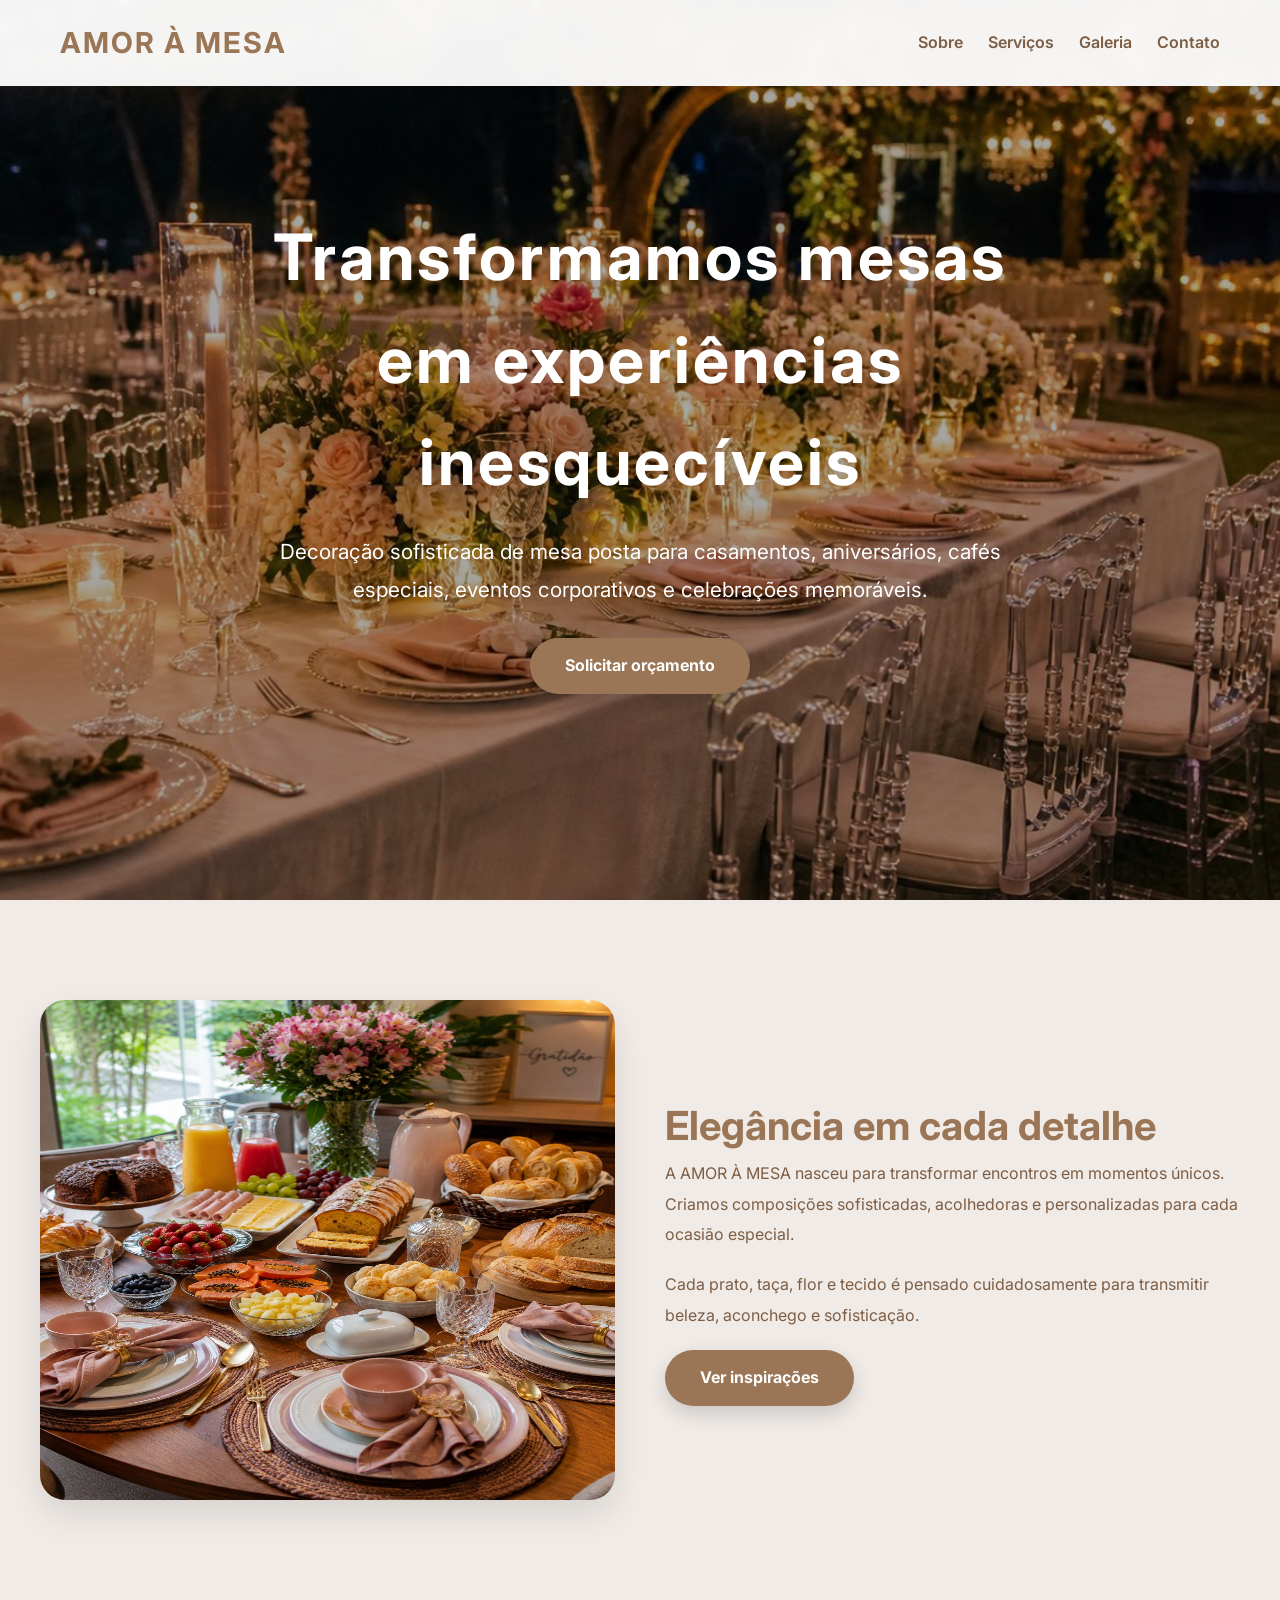
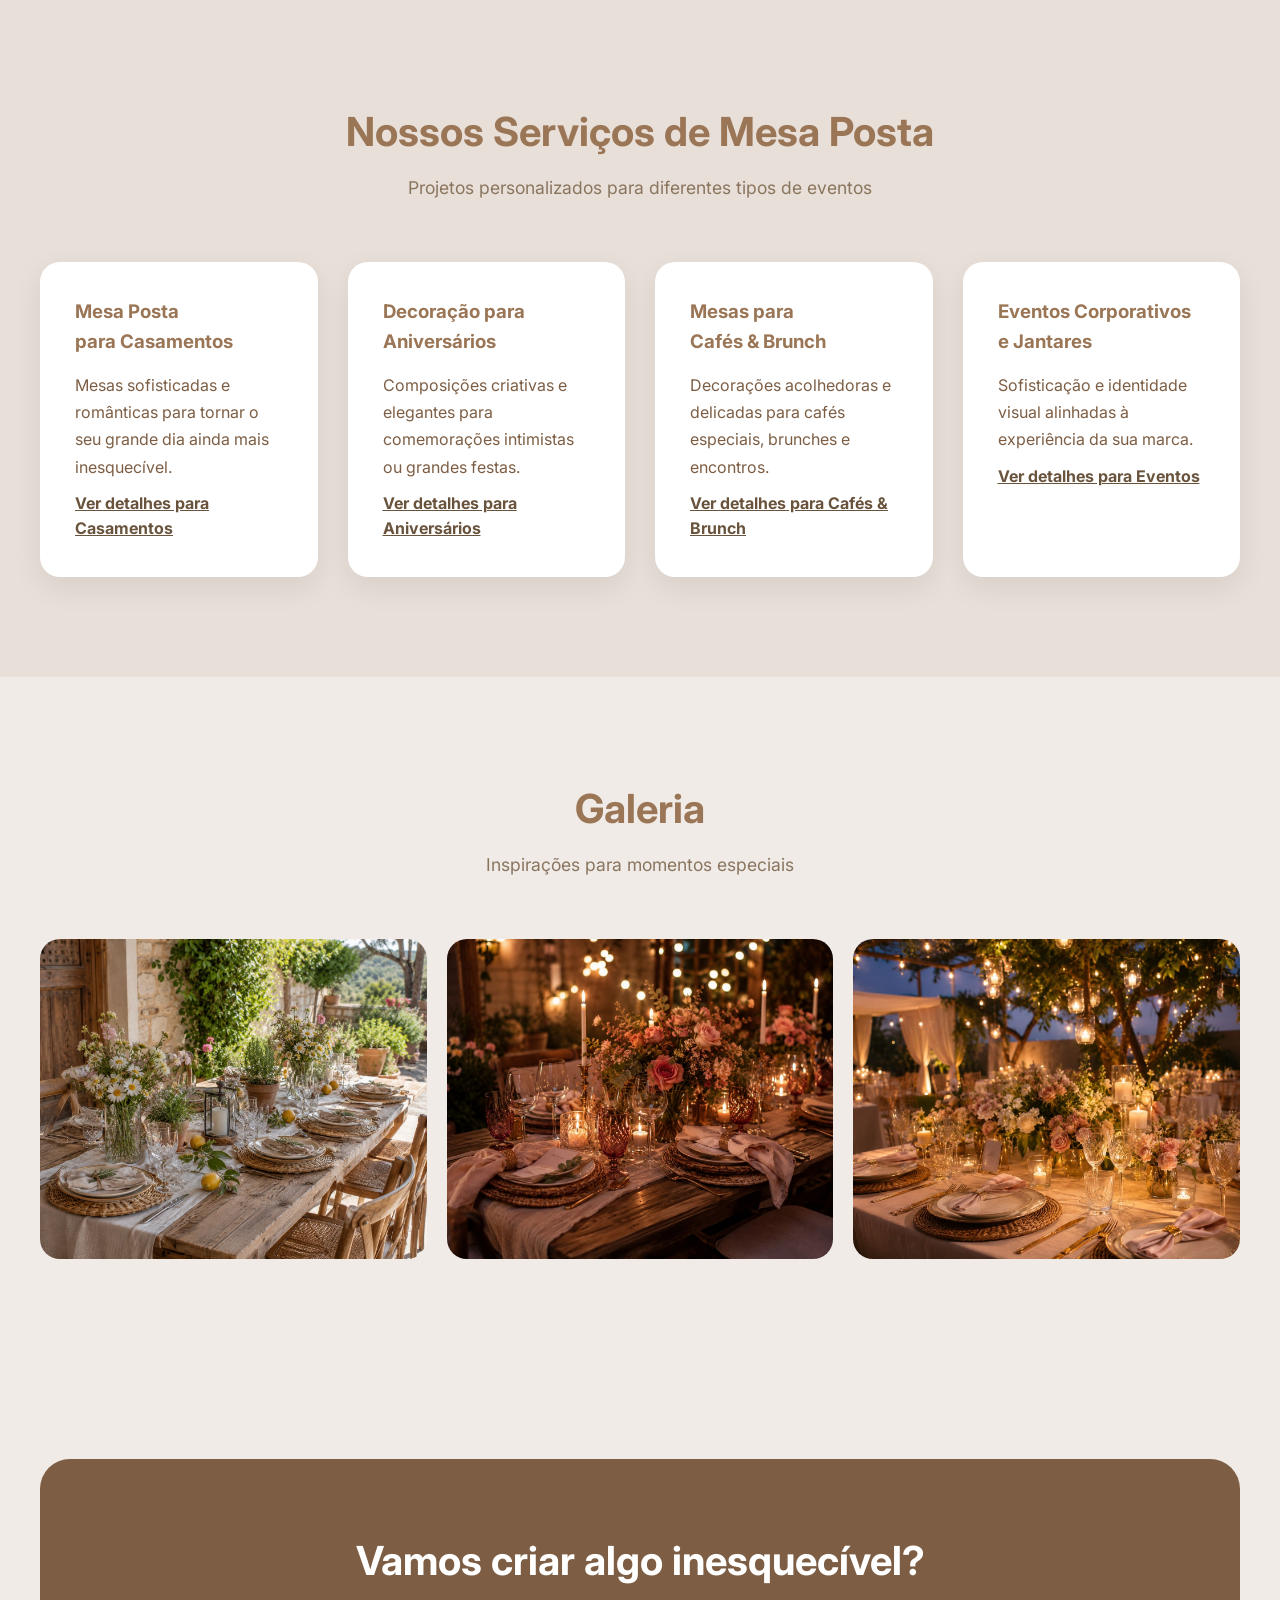
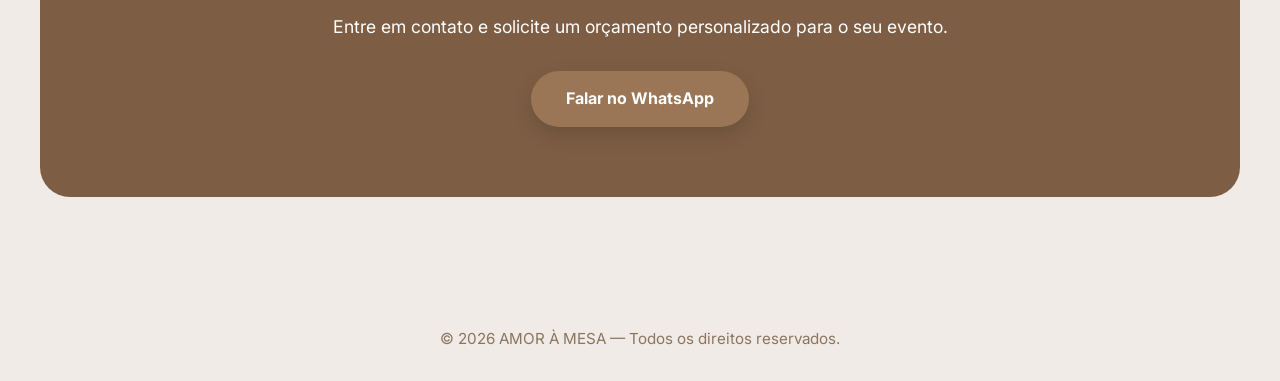
<file: index.html>
<!DOCTYPE html>
<html lang="pt-BR">
  <head>
    <meta charset="UTF-8" />
    <meta name="viewport" content="width=device-width, initial-scale=1.0" />
    <title>AMOR À MESA | Decoração de Mesa Posta</title>
    
    <!-- SEO & Fonts -->
    <meta name="description" content="Decoração sofisticada de mesa posta para casamentos, aniversários e eventos corporativos. Transformamos encontros em momentos únicos.">
    <link rel="preconnect" href="https://fonts.googleapis.com">
    <link rel="preconnect" href="https://fonts.gstatic.com" crossorigin>
    <link href="https://fonts.googleapis.com/css2?family=Inter:wght@400;600;700&display=swap" rel="stylesheet">
    
    <!-- Styles -->
    <link rel="stylesheet" href="css/style.css">
    
    <!-- Schema Markup SEO -->
    <script type="application/ld+json">
    {
      "@context": "https://schema.org",
      "@type": "LocalBusiness",
      "name": "AMOR À MESA",
      "image": "https://images.unsplash.com/photo-1525268323446-0505b6fe7778?q=80&w=1200&auto=format&fit=crop",
      "description": "Decoração sofisticada de mesa posta para casamentos, aniversários e eventos corporativos.",
      "url": "https://amoremesa.com.br",
      "priceRange": "$$",
      "address": {
        "@type": "PostalAddress",
        "addressLocality": "Florianópolis",
        "addressRegion": "SC",
        "addressCountry": "BR"
      },
      "offers": {
        "@type": "Offer",
        "category": "Event Decoration Services"
      }
    }
    </script>
  </head>
  <body>
    <div id="app"></div>
    
    <!-- Scripts -->
    <script type="module" src="js/main.js"></script>
  </body>
</html>
</file>
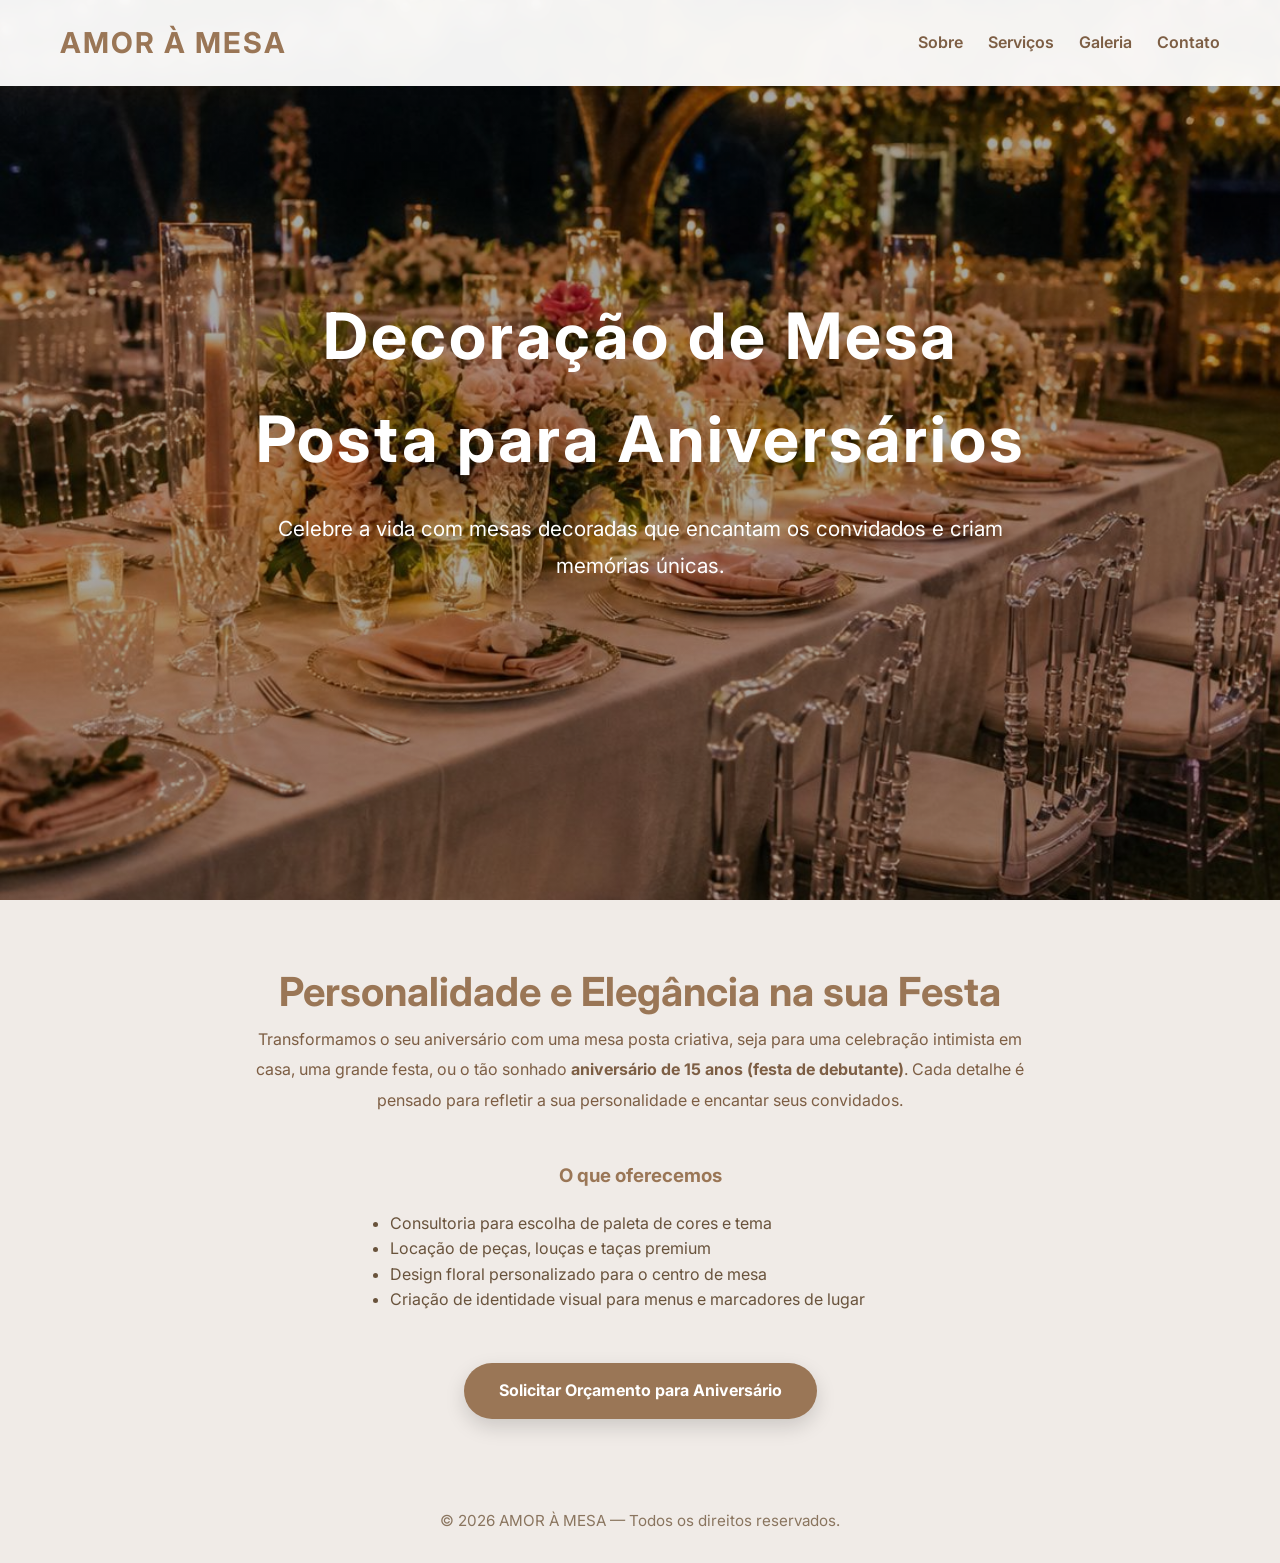
<file: servicos/aniversarios.html>
<!DOCTYPE html>
<html lang="pt-BR">
  <head>
    <meta charset="UTF-8" />
    <meta name="viewport" content="width=device-width, initial-scale=1.0" />
    <title>Decoração de Mesa Posta para Aniversários e 15 Anos em Florianópolis | Amor à Mesa</title>
    <meta name="description" content="Decoração de mesa posta para aniversários, festas infantis e comemorações de 15 anos (debutantes) em Florianópolis. Composições criativas e elegantes para a sua festa.">
    <link href="https://fonts.googleapis.com/css2?family=Inter:wght@400;600;700&display=swap" rel="stylesheet">
    <link rel="stylesheet" href="../css/style.css">
    
    <script type="application/ld+json">
    {
      "@context": "https://schema.org",
      "@type": "Service",
      "serviceType": "Birthday Party Table Decoration",
      "provider": {
        "@type": "LocalBusiness",
        "name": "AMOR À MESA"
      },
      "areaServed": {
        "@type": "City",
        "name": "Florianópolis"
      },
      "description": "Composições criativas e elegantes de mesa posta para comemorações intimistas ou grandes festas de aniversário em Florianópolis."
    }
    </script>
  </head>
  <body>
    <header>
        <nav>
            <div class="logo"><a href="../index.html" style="color: inherit; text-decoration: none;">AMOR À MESA</a></div>
            <div class="menu">
                <a href="../index.html#sobre">Sobre</a>
                <a href="../index.html#servicos">Serviços</a>
                <a href="../index.html#galeria">Galeria</a>
                <a href="../index.html#contato">Contato</a>
            </div>
        </nav>
    </header>
    
    <main>
      <section class="hero" style="min-height: 40vh; padding: 100px 20px;">
          <div class="hero-content">
              <h1>Decoração de Mesa Posta para Aniversários</h1>
              <p>Celebre a vida com mesas decoradas que encantam os convidados e criam memórias únicas.</p>
          </div>
      </section>

      <section class="container about" style="padding: 60px 20px;">
          <div class="about-text" style="max-width: 800px; margin: 0 auto; text-align: center;">
              <h2>Personalidade e Elegância na sua Festa</h2>
              <p>Transformamos o seu aniversário com uma mesa posta criativa, seja para uma celebração intimista em casa, uma grande festa, ou o tão sonhado <strong>aniversário de 15 anos (festa de debutante)</strong>. Cada detalhe é pensado para refletir a sua personalidade e encantar seus convidados.</p>
              <br>
              <h3>O que oferecemos</h3>
              <ul style="text-align: left; margin: 20px auto; max-width: 500px;">
                  <li>Consultoria para escolha de paleta de cores e tema</li>
                  <li>Locação de peças, louças e taças premium</li>
                  <li>Design floral personalizado para o centro de mesa</li>
                  <li>Criação de identidade visual para menus e marcadores de lugar</li>
              </ul>
              
              <a class="btn" style="margin-top: 30px; display: inline-block;" href="https://wa.me/5500000000000">Solicitar Orçamento para Aniversário</a>
          </div>
      </section>
    </main>
    
    <footer>
        © 2026 AMOR À MESA — Todos os direitos reservados.
    </footer>
  </body>
</html>
</file>
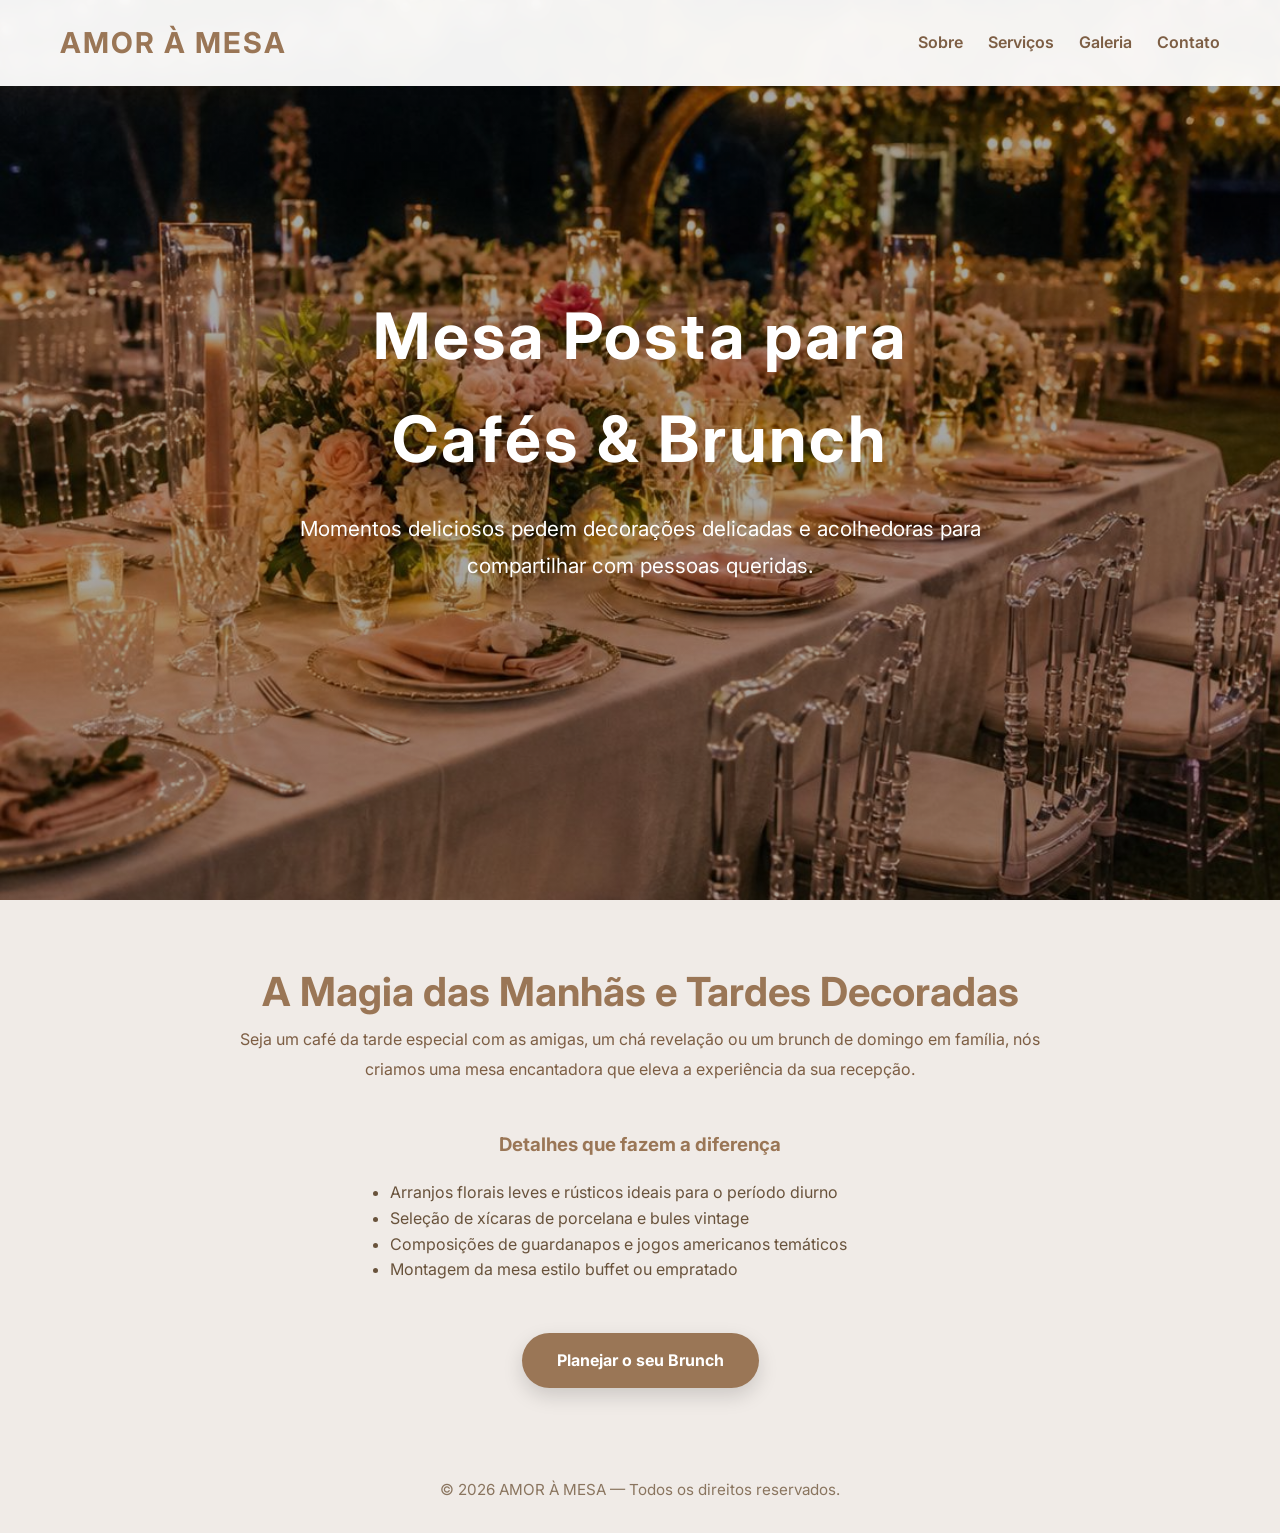
<file: servicos/cafes-brunch.html>
<!DOCTYPE html>
<html lang="pt-BR">
  <head>
    <meta charset="UTF-8" />
    <meta name="viewport" content="width=device-width, initial-scale=1.0" />
    <title>Mesas para Cafés e Brunch em Florianópolis | Amor à Mesa</title>
    <meta name="description" content="Decorações acolhedoras e delicadas de mesa posta para cafés especiais e brunches em Florianópolis. Transforme seu encontro em um evento inesquecível.">
    <link href="https://fonts.googleapis.com/css2?family=Inter:wght@400;600;700&display=swap" rel="stylesheet">
    <link rel="stylesheet" href="../css/style.css">
    
    <script type="application/ld+json">
    {
      "@context": "https://schema.org",
      "@type": "Service",
      "serviceType": "Brunch Table Decoration",
      "provider": {
        "@type": "LocalBusiness",
        "name": "AMOR À MESA"
      },
      "areaServed": {
        "@type": "City",
        "name": "Florianópolis"
      },
      "description": "Decorações acolhedoras e delicadas de mesa posta para cafés especiais e brunches em Florianópolis."
    }
    </script>
  </head>
  <body>
    <header>
        <nav>
            <div class="logo"><a href="../index.html" style="color: inherit; text-decoration: none;">AMOR À MESA</a></div>
            <div class="menu">
                <a href="../index.html#sobre">Sobre</a>
                <a href="../index.html#servicos">Serviços</a>
                <a href="../index.html#galeria">Galeria</a>
                <a href="../index.html#contato">Contato</a>
            </div>
        </nav>
    </header>
    
    <main>
      <section class="hero" style="min-height: 40vh; padding: 100px 20px;">
          <div class="hero-content">
              <h1>Mesa Posta para Cafés & Brunch</h1>
              <p>Momentos deliciosos pedem decorações delicadas e acolhedoras para compartilhar com pessoas queridas.</p>
          </div>
      </section>

      <section class="container about" style="padding: 60px 20px;">
          <div class="about-text" style="max-width: 800px; margin: 0 auto; text-align: center;">
              <h2>A Magia das Manhãs e Tardes Decoradas</h2>
              <p>Seja um café da tarde especial com as amigas, um chá revelação ou um brunch de domingo em família, nós criamos uma mesa encantadora que eleva a experiência da sua recepção.</p>
              <br>
              <h3>Detalhes que fazem a diferença</h3>
              <ul style="text-align: left; margin: 20px auto; max-width: 500px;">
                  <li>Arranjos florais leves e rústicos ideais para o período diurno</li>
                  <li>Seleção de xícaras de porcelana e bules vintage</li>
                  <li>Composições de guardanapos e jogos americanos temáticos</li>
                  <li>Montagem da mesa estilo buffet ou empratado</li>
              </ul>
              
              <a class="btn" style="margin-top: 30px; display: inline-block;" href="https://wa.me/5500000000000">Planejar o seu Brunch</a>
          </div>
      </section>
    </main>
    
    <footer>
        © 2026 AMOR À MESA — Todos os direitos reservados.
    </footer>
  </body>
</html>
</file>
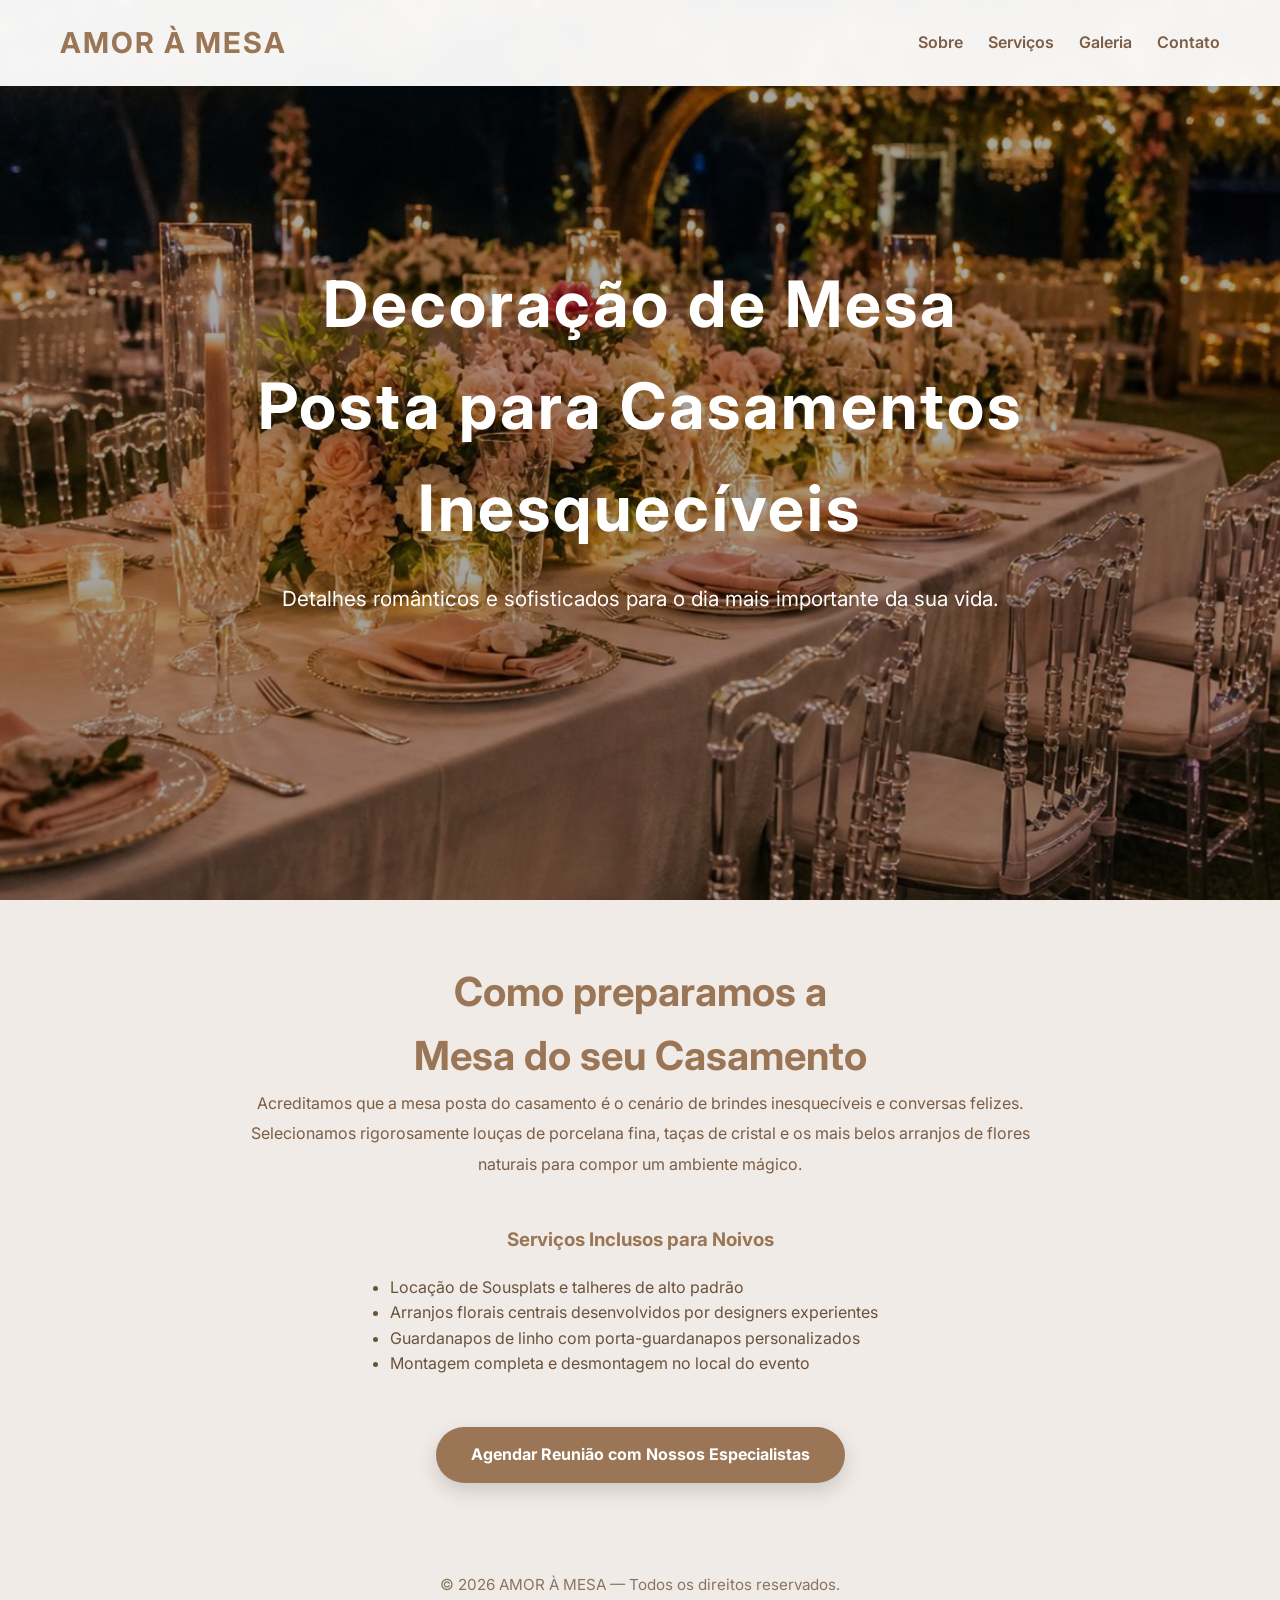
<file: servicos/casamentos.html>
<!DOCTYPE html>
<html lang="pt-BR">
  <head>
    <meta charset="UTF-8" />
    <meta name="viewport" content="width=device-width, initial-scale=1.0" />
    <title>Mesa Posta para Casamentos | Amor à Mesa</title>
    <meta name="description" content="Especialistas em decoração de mesa posta para casamentos e mini weddings. Criamos ambientes luxuosos com atenção a cada detalhe. Solicite um orçamento.">
    <link href="https://fonts.googleapis.com/css2?family=Inter:wght@400;600;700&display=swap" rel="stylesheet">
    <link rel="stylesheet" href="../css/style.css">
    
    <script type="application/ld+json">
    {
      "@context": "https://schema.org",
      "@type": "Service",
      "serviceType": "Wedding Table Decoration",
      "provider": {
        "@type": "LocalBusiness",
        "name": "AMOR À MESA"
      },
      "areaServed": {
        "@type": "City",
        "name": "Florianópolis"
      },
      "description": "Serviço exclusivo de decoração de mesa posta para casamentos, bodas e mini weddings com louças finas, arranjos florais e sousplats de luxo."
    }
    </script>
  </head>
  <body>
    <header>
        <nav>
            <div class="logo"><a href="../index.html" style="color: inherit; text-decoration: none;">AMOR À MESA</a></div>
            <div class="menu">
                <a href="../index.html#sobre">Sobre</a>
                <a href="../index.html#servicos">Serviços</a>
                <a href="../index.html#galeria">Galeria</a>
                <a href="../index.html#contato">Contato</a>
            </div>
        </nav>
    </header>
    
    <main>
      <section class="hero" style="min-height: 40vh; padding: 100px 20px;">
          <div class="hero-content">
              <h1>Decoração de Mesa Posta para Casamentos Inesquecíveis</h1>
              <p>Detalhes românticos e sofisticados para o dia mais importante da sua vida.</p>
          </div>
      </section>

      <section class="container about" style="padding: 60px 20px;">
          <div class="about-text" style="max-width: 800px; margin: 0 auto; text-align: center;">
              <h2>Como preparamos a Mesa do seu Casamento</h2>
              <p>Acreditamos que a mesa posta do casamento é o cenário de brindes inesquecíveis e conversas felizes. Selecionamos rigorosamente louças de porcelana fina, taças de cristal e os mais belos arranjos de flores naturais para compor um ambiente mágico.</p>
              <br>
              <h3>Serviços Inclusos para Noivos</h3>
              <ul style="text-align: left; margin: 20px auto; max-width: 500px;">
                  <li>Locação de Sousplats e talheres de alto padrão</li>
                  <li>Arranjos florais centrais desenvolvidos por designers experientes</li>
                  <li>Guardanapos de linho com porta-guardanapos personalizados</li>
                  <li>Montagem completa e desmontagem no local do evento</li>
              </ul>
              
              <a class="btn" style="margin-top: 30px; display: inline-block;" href="https://wa.me/5500000000000">Agendar Reunião com Nossos Especialistas</a>
          </div>
      </section>
    </main>
    
    <footer>
        © 2026 AMOR À MESA — Todos os direitos reservados.
    </footer>
  </body>
</html>
</file>
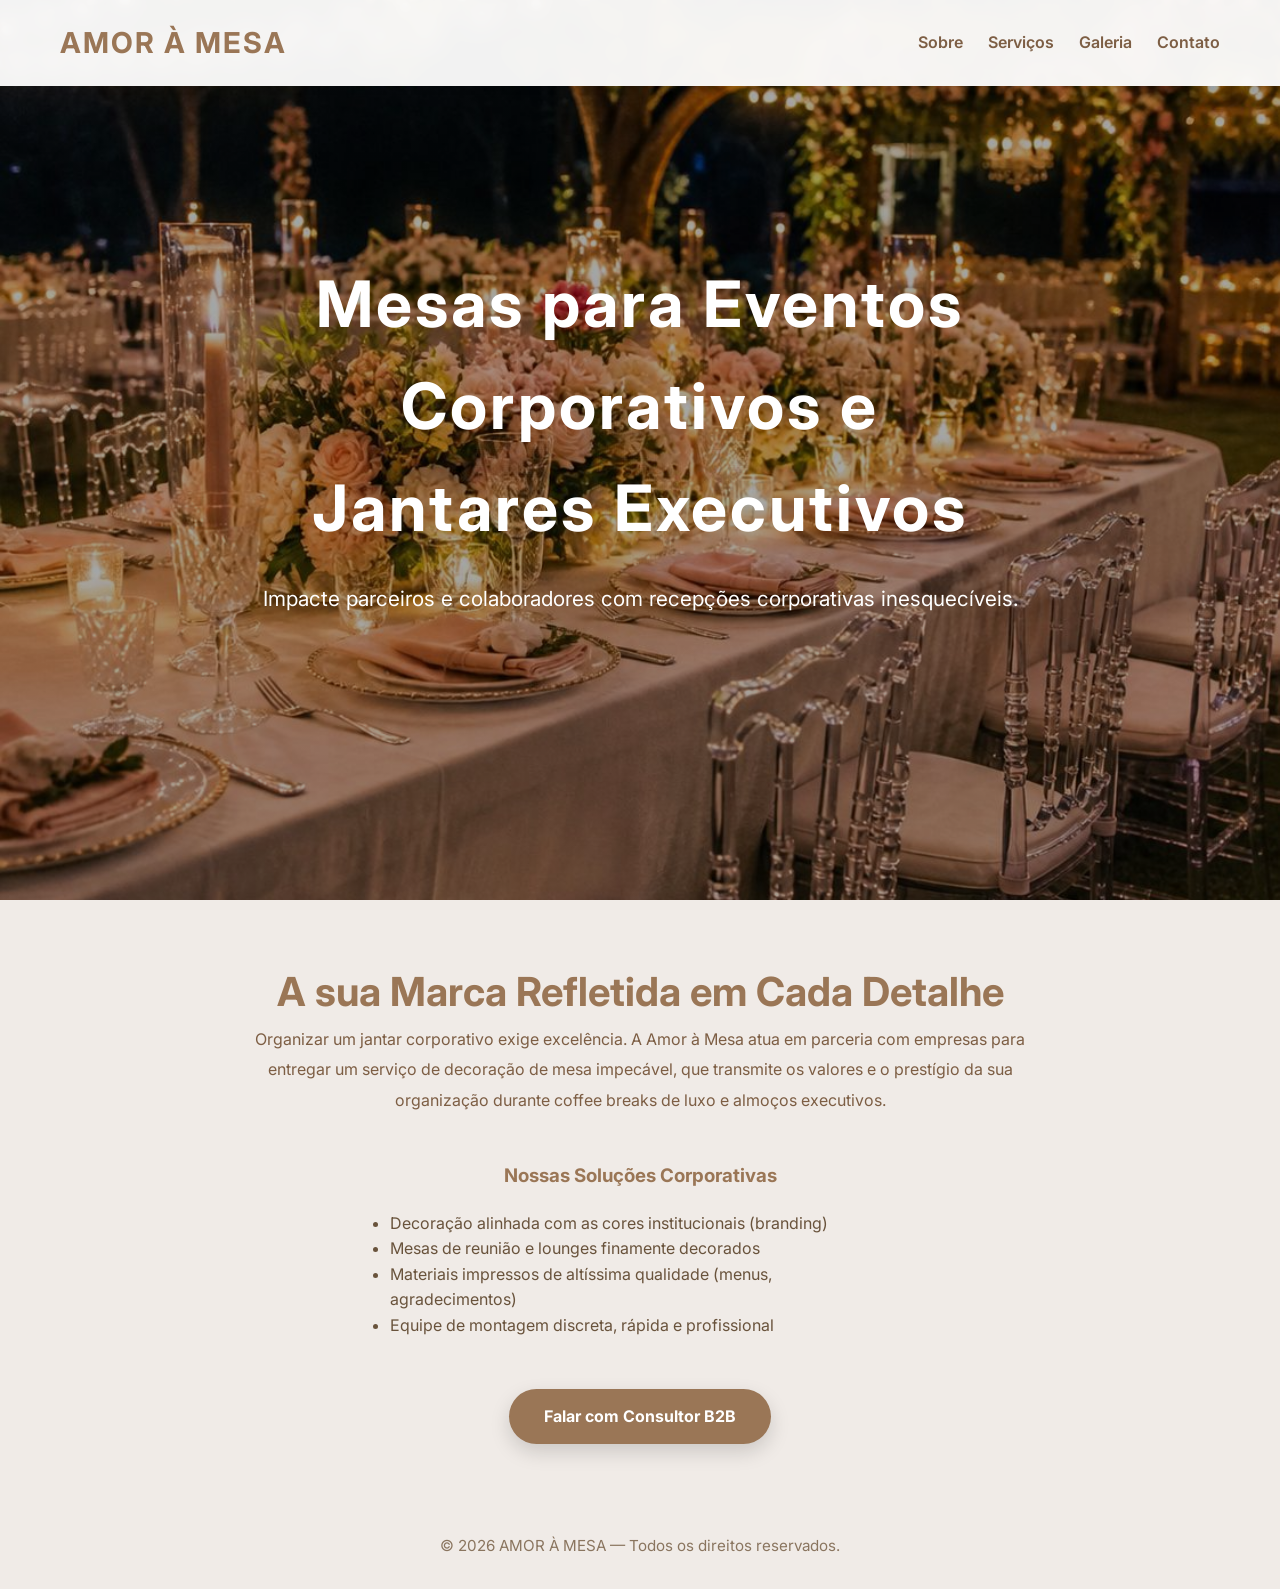
<file: servicos/eventos-corporativos.html>
<!DOCTYPE html>
<html lang="pt-BR">
  <head>
    <meta charset="UTF-8" />
    <meta name="viewport" content="width=device-width, initial-scale=1.0" />
    <title>Decoração de Mesa para Eventos Corporativos em Florianópolis | Amor à Mesa</title>
    <meta name="description" content="Mesa posta e decoração para eventos corporativos, reuniões e jantares de negócios em Florianópolis. Sofisticação alinhada à identidade visual da sua marca.">
    <link href="https://fonts.googleapis.com/css2?family=Inter:wght@400;600;700&display=swap" rel="stylesheet">
    <link rel="stylesheet" href="../css/style.css">
    
    <script type="application/ld+json">
    {
      "@context": "https://schema.org",
      "@type": "Service",
      "serviceType": "Corporate Event Table Decoration",
      "provider": {
        "@type": "LocalBusiness",
        "name": "AMOR À MESA"
      },
      "areaServed": {
        "@type": "City",
        "name": "Florianópolis"
      },
      "description": "Serviço especializado em mesa posta para eventos corporativos, traduzindo o requinte e a identidade visual de empresas em jantares e confraternizações."
    }
    </script>
  </head>
  <body>
    <header>
        <nav>
            <div class="logo"><a href="../index.html" style="color: inherit; text-decoration: none;">AMOR À MESA</a></div>
            <div class="menu">
                <a href="../index.html#sobre">Sobre</a>
                <a href="../index.html#servicos">Serviços</a>
                <a href="../index.html#galeria">Galeria</a>
                <a href="../index.html#contato">Contato</a>
            </div>
        </nav>
    </header>
    
    <main>
      <section class="hero" style="min-height: 40vh; padding: 100px 20px;">
          <div class="hero-content">
              <h1>Mesas para Eventos Corporativos e Jantares Executivos</h1>
              <p>Impacte parceiros e colaboradores com recepções corporativas inesquecíveis.</p>
          </div>
      </section>

      <section class="container about" style="padding: 60px 20px;">
          <div class="about-text" style="max-width: 800px; margin: 0 auto; text-align: center;">
              <h2>A sua Marca Refletida em Cada Detalhe</h2>
              <p>Organizar um jantar corporativo exige excelência. A Amor à Mesa atua em parceria com empresas para entregar um serviço de decoração de mesa impecável, que transmite os valores e o prestígio da sua organização durante coffee breaks de luxo e almoços executivos.</p>
              <br>
              <h3>Nossas Soluções Corporativas</h3>
              <ul style="text-align: left; margin: 20px auto; max-width: 500px;">
                  <li>Decoração alinhada com as cores institucionais (branding)</li>
                  <li>Mesas de reunião e lounges finamente decorados</li>
                  <li>Materiais impressos de altíssima qualidade (menus, agradecimentos)</li>
                  <li>Equipe de montagem discreta, rápida e profissional</li>
              </ul>
              
              <a class="btn" style="margin-top: 30px; display: inline-block;" href="https://wa.me/5500000000000">Falar com Consultor B2B</a>
          </div>
      </section>
    </main>
    
    <footer>
        © 2026 AMOR À MESA — Todos os direitos reservados.
    </footer>
  </body>
</html>
</file>
<file: css/style.css>
/* Reset & Base Styles */
* {
    margin: 0;
    padding: 0;
    box-sizing: border-box;
    scroll-behavior: smooth;
}

:root {
    color-scheme: light;
    --primary: #9a7656;
    --primary-light: #b49479;
    --primary-dark: #7d5e44;
    --accent: #9a7656;
    --accent-hover: #7d5e44;
    --bg: #f0ebe7;
    --secondary-bg: #e8dfd8;
    --text: #69533c;
    --text-muted: #8a755f;
    --white: #ffffff;
    --shadow: 0 2px 10px rgba(0, 0, 0, 0.05);
    --shadow-large: 0 10px 30px rgba(0, 0, 0, 0.08);
    --shadow-hero: 0 8px 20px rgba(0, 0, 0, 0.15);
}

body {
    font-family: 'Inter', system-ui, -apple-system, sans-serif;
    background: var(--bg);
    color: var(--text);
    overflow-x: hidden;
    line-height: 1.6;
}

/* Typography Improvements */
h1,
h2,
h3 {
    text-wrap: balance;
    color: var(--primary);
}

h2 {
    scroll-margin-top: 100px;
}

/* Header & Nav */
header {
    position: fixed;
    width: 100%;
    top: 0;
    z-index: 1000;
    background: rgba(255, 255, 255, 0.95);
    backdrop-filter: blur(10px);
    box-shadow: var(--shadow);
}

nav {
    max-width: 1200px;
    margin: auto;
    display: flex;
    justify-content: space-between;
    align-items: center;
    padding: 20px;
}

.logo {
    font-size: 1.8rem;
    font-weight: bold;
    letter-spacing: 2px;
    color: var(--primary);
}

.menu {
    display: flex;
    gap: 25px;
}

.menu a {
    text-decoration: none;
    color: var(--primary-dark);
    font-weight: 600;
    transition: color 0.3s ease;
}

.menu a:hover {
    color: var(--primary-light);
}

.menu a:focus-visible {
    outline: 2px solid var(--primary-light);
    outline-offset: 4px;
    border-radius: 4px;
}

/* Hero Section */
.hero {
    height: 100vh;
    background:
        linear-gradient(rgba(0, 0, 0, 0.35), rgba(0, 0, 0, 0.35)),
        url('../img/banner.jpeg');
    /*url('https://images.unsplash.com/photo-1519167758481-83f550bb49b3?q=80&w=1600&auto=format&fit=crop');*/
    background-size: cover;
    background-position: center;
    display: flex;
    align-items: center;
    justify-content: center;
    text-align: center;
    color: white;
    padding: 20px;
}

.hero-content {
    max-width: 800px;
    animation: fadeUp 1.2s ease forwards;
}

.hero h1 {
    font-size: 4rem;
    margin-bottom: 20px;
    letter-spacing: 3px;
    color: white;
}

.hero p {
    font-size: 1.3rem;
    line-height: 1.8;
    margin-bottom: 30px;
}

/* Buttons */
.btn {
    display: inline-block;
    padding: 15px 35px;
    background: var(--accent);
    color: white;
    border-radius: 50px;
    text-decoration: none;
    font-weight: bold;
    transition: transform 0.3s ease, background-color 0.3s ease;
    box-shadow: var(--shadow-hero);
}

.btn:hover {
    transform: translateY(-3px);
    background: var(--accent-hover);
}

.btn:focus-visible {
    outline: 2px solid var(--accent-hover);
    outline-offset: 4px;
}

/* Section Containers */
section {
    padding: 100px 20px;
}

#servicos {
    background-color: var(--secondary-bg);
}

.container {
    max-width: 1200px;
    margin: auto;
}

.section-title {
    text-align: center;
    margin-bottom: 60px;
}

.section-title h2 {
    font-size: 2.5rem;
    margin-bottom: 10px;
}

.section-title p {
    color: var(--text-muted);
    font-size: 1.1rem;
}

/* Services / Cards */
.services {
    display: grid;
    grid-template-columns: repeat(auto-fit, minmax(250px, 1fr));
    gap: 30px;
}

.card {
    background: white;
    border-radius: 20px;
    padding: 35px;
    box-shadow: var(--shadow-large);
    transition: transform 0.4s ease;
}

.card:hover {
    transform: translateY(-10px);
}

.card h3 {
    margin-bottom: 15px;
}

.card p {
    line-height: 1.7;
    color: var(--primary-dark);
}

/* Gallery */
.gallery {
    display: grid;
    grid-template-columns: repeat(auto-fit, minmax(280px, 1fr));
    gap: 20px;
}

.gallery img {
    width: 100%;
    height: 320px;
    object-fit: cover;
    border-radius: 20px;
    transition: transform 0.4s ease;
}

.gallery img:hover {
    transform: scale(1.03);
}

/* About Section */
.about {
    display: grid;
    grid-template-columns: repeat(auto-fit, minmax(300px, 1fr));
    gap: 50px;
    align-items: center;
}

.about img {
    width: 100%;
    border-radius: 25px;
    box-shadow: 0 15px 35px rgba(0, 0, 0, 0.1);
}

.about-text h2 {
    font-size: 2.5rem;
}

.about-text p {
    line-height: 1.9;
    margin-bottom: 20px;
    color: var(--primary-dark);
}

/* Contact Section */
.contact {
    background: var(--primary-dark);
    color: white;
    text-align: center;
    border-radius: 30px;
    padding: 70px 30px;
}

.contact h2 {
    font-size: 2.5rem;
    margin-bottom: 20px;
    color: white;
}

.contact p {
    margin-bottom: 30px;
    font-size: 1.1rem;
}

/* Footer */
footer {
    text-align: center;
    padding: 30px;
    color: var(--text-muted);
    font-size: 0.95rem;
}

/* Animations */
@keyframes fadeUp {
    from {
        opacity: 0;
        transform: translateY(30px);
    }

    to {
        opacity: 1;
        transform: translateY(0);
    }
}

.reveal {
    opacity: 0;
    transform: translateY(40px);
    transition: opacity 1s ease, transform 1s ease;
}

.reveal.active {
    opacity: 1;
    transform: translateY(0);
}

/* Accessibility: Reduced Motion */
@media (prefers-reduced-motion: reduce) {
    * {
        animation-duration: 0.01ms !important;
        animation-iteration-count: 1 !important;
        transition-duration: 0.01ms !important;
        scroll-behavior: auto !important;
    }

    .reveal {
        opacity: 1;
        transform: none;
    }
}

/* Responsive */
@media(max-width:768px) {
    .hero h1 {
        font-size: 2.7rem;
    }

    .hero p {
        font-size: 1rem;
    }

    .menu {
        display: none;
    }
}
</file>
